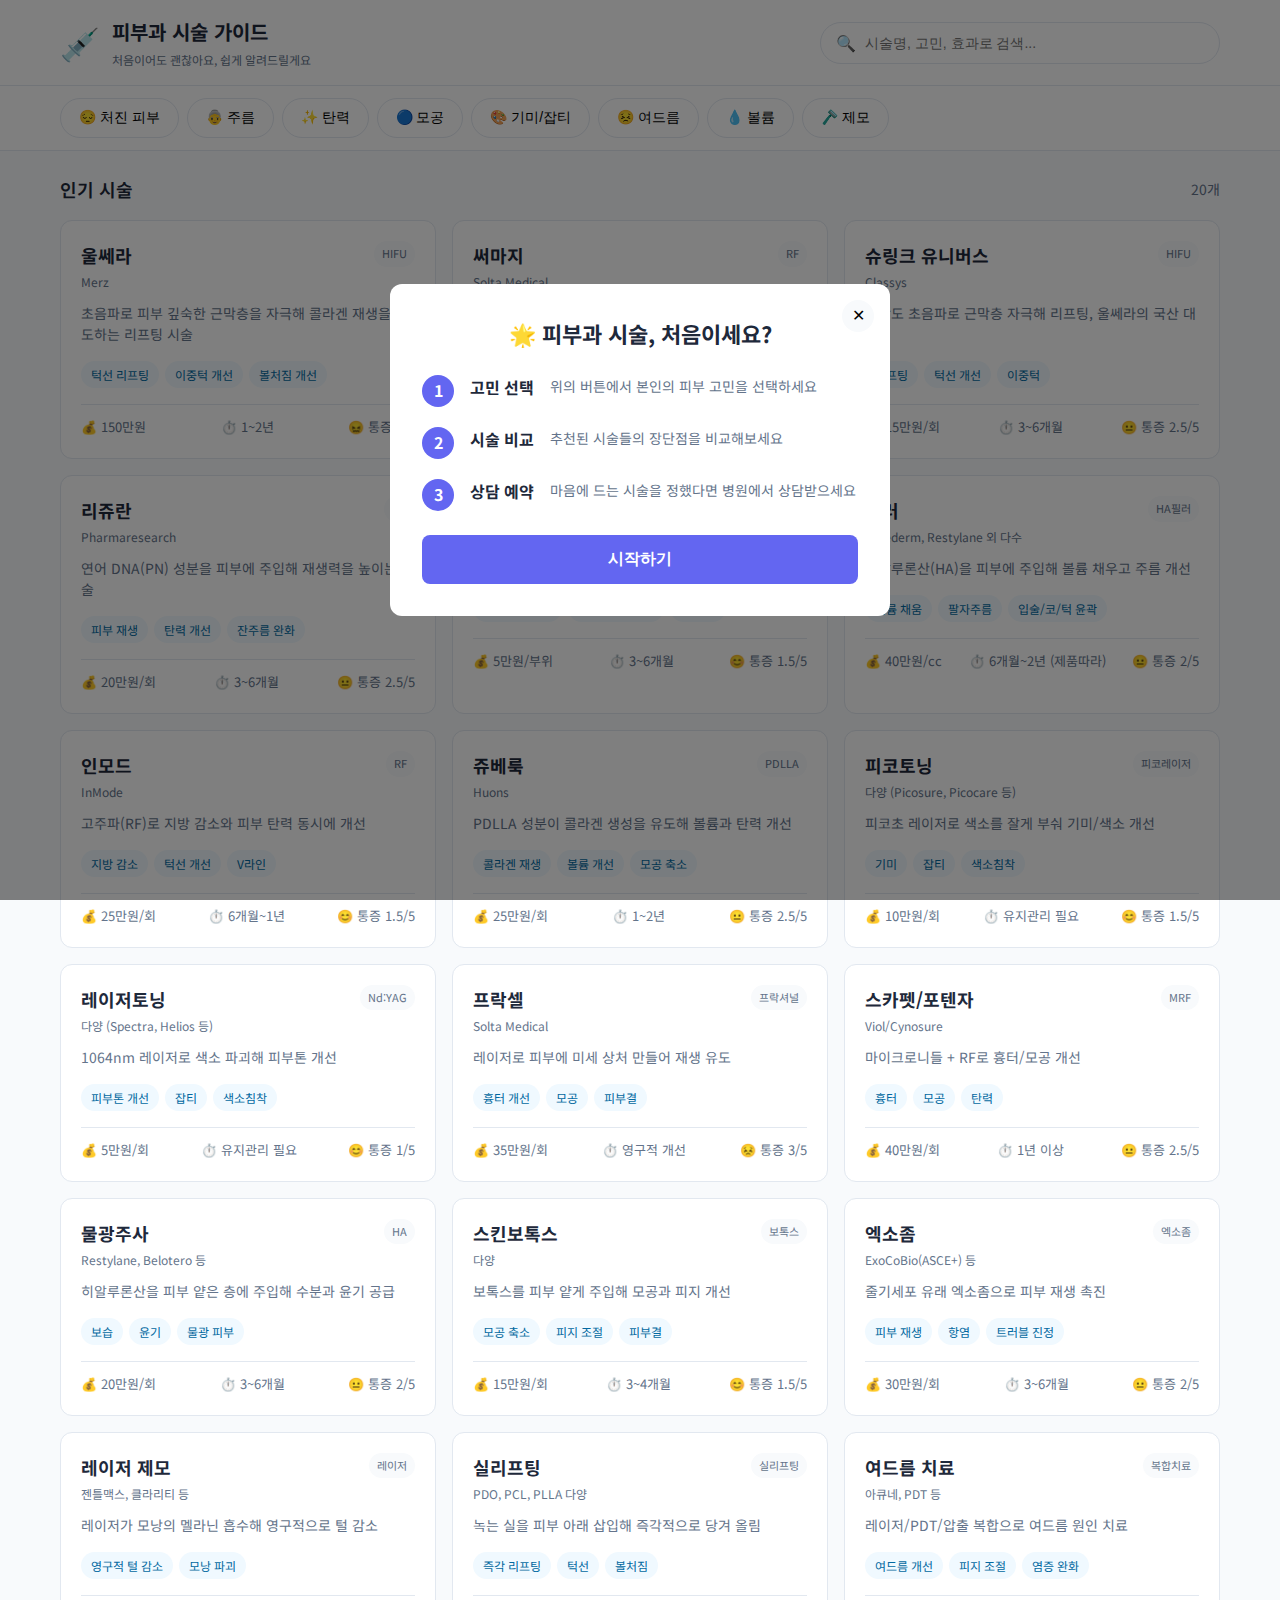
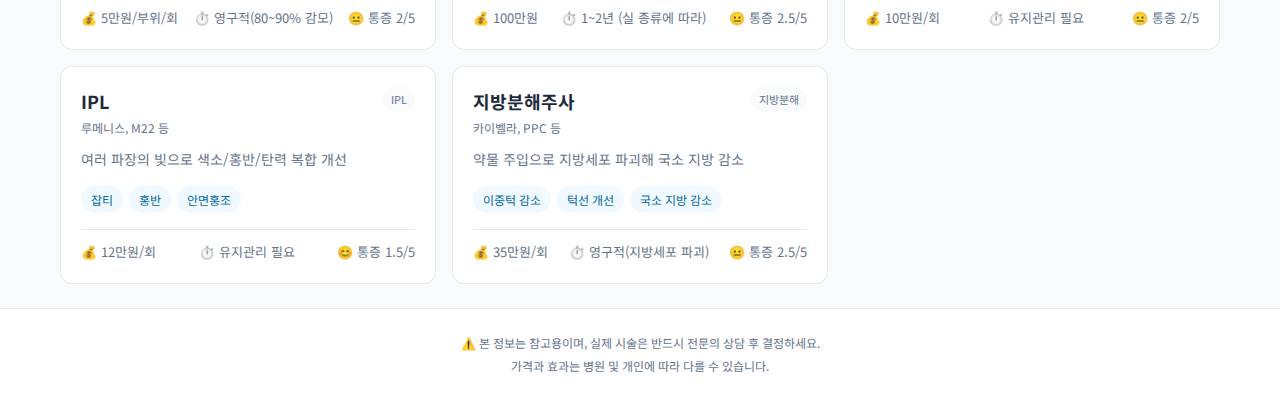
<file: derm-project-v2/index.html>
<!DOCTYPE html>
<html lang="ko">
<head>
  <meta charset="UTF-8">
  <meta name="viewport" content="width=device-width, initial-scale=1.0">
  <title>피부과 시술 가이드 | TrueKorea</title>
  <link rel="preconnect" href="https://fonts.googleapis.com">
  <link href="https://fonts.googleapis.com/css2?family=Noto+Sans+KR:wght@300;400;500;700&display=swap" rel="stylesheet">
  <link rel="stylesheet" href="style.css">
</head>
<body>
  <!-- 헤더 -->
  <header class="header">
    <div class="header-inner">
      <div class="logo">
        <span class="logo-icon">💉</span>
        <div>
          <h1>피부과 시술 가이드</h1>
          <p class="subtitle">처음이어도 괜찮아요, 쉽게 알려드릴게요</p>
        </div>
      </div>
      <div class="search-box">
        <input type="text" id="searchInput" placeholder="시술명, 고민, 효과로 검색..." />
        <span class="search-icon">🔍</span>
      </div>
    </div>
  </header>

  <!-- 고민별 퀵 메뉴 -->
  <section class="quick-menu">
    <div class="quick-inner">
      <button class="quick-btn" data-concern="처짐">😔 처진 피부</button>
      <button class="quick-btn" data-concern="주름">👵 주름</button>
      <button class="quick-btn" data-concern="탄력">✨ 탄력</button>
      <button class="quick-btn" data-concern="모공">🔵 모공</button>
      <button class="quick-btn" data-concern="색소">🎨 기미/잡티</button>
      <button class="quick-btn" data-concern="여드름">😣 여드름</button>
      <button class="quick-btn" data-concern="볼륨">💧 볼륨</button>
      <button class="quick-btn" data-concern="제모">🪒 제모</button>
    </div>
  </section>

  <!-- 메인 컨텐츠 -->
  <main class="main-content">
    <!-- 시술 목록 -->
    <section class="treatment-list" id="treatmentList">
      <div class="list-header">
        <h2 id="listTitle">인기 시술</h2>
        <span class="count" id="listCount"></span>
      </div>
      <div class="cards" id="cardsContainer">
        <!-- 카드들이 여기에 렌더링 -->
      </div>
    </section>

    <!-- 시술 상세 패널 -->
    <aside class="detail-panel hidden" id="detailPanel">
      <button class="close-btn" id="closeDetail">✕</button>
      <div class="detail-content" id="detailContent">
        <!-- 상세 정보가 여기에 렌더링 -->
      </div>
    </aside>
  </main>

  <!-- 초보자 가이드 팝업 -->
  <div class="guide-popup hidden" id="guidePopup">
    <div class="guide-content">
      <button class="close-btn" id="closeGuide">✕</button>
      <h2>🌟 피부과 시술, 처음이세요?</h2>
      <div class="guide-steps">
        <div class="step">
          <span class="step-num">1</span>
          <h3>고민 선택</h3>
          <p>위의 버튼에서 본인의 피부 고민을 선택하세요</p>
        </div>
        <div class="step">
          <span class="step-num">2</span>
          <h3>시술 비교</h3>
          <p>추천된 시술들의 장단점을 비교해보세요</p>
        </div>
        <div class="step">
          <span class="step-num">3</span>
          <h3>상담 예약</h3>
          <p>마음에 드는 시술을 정했다면 병원에서 상담받으세요</p>
        </div>
      </div>
      <button class="guide-close-btn" id="guideCloseBtn">시작하기</button>
    </div>
  </div>

  <!-- 푸터 -->
  <footer class="footer">
    <p>⚠️ 본 정보는 참고용이며, 실제 시술은 반드시 전문의 상담 후 결정하세요.</p>
    <p>가격과 효과는 병원 및 개인에 따라 다를 수 있습니다.</p>
  </footer>

  <script src="db_extended.js"></script>
  <script src="app.js"></script>
</body>
</html>
</file>
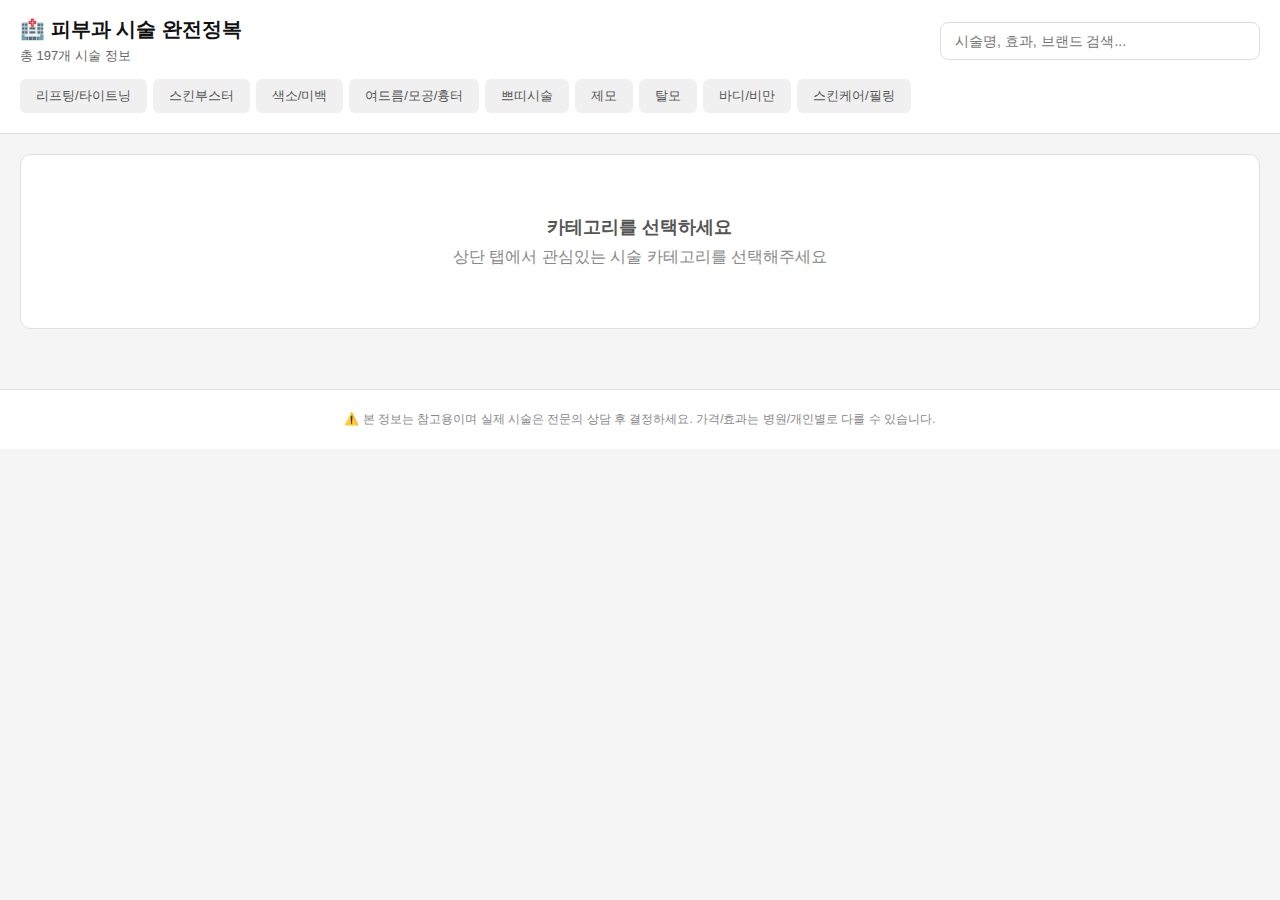
<file: derm-project/index.html>
<!DOCTYPE html>
<html lang="ko">
<head>
  <meta charset="UTF-8">
  <meta name="viewport" content="width=device-width, initial-scale=1.0">
  <title>피부과 시술 완전정복</title>
  <link rel="stylesheet" href="style.css">
</head>
<body>
  <header class="header">
    <div class="header-inner">
      <div class="header-top">
        <div>
          <h1>🏥 피부과 시술 완전정복</h1>
          <p id="totalCount"></p>
        </div>
        <input type="text" class="search-input" id="searchInput" placeholder="시술명, 효과, 브랜드 검색...">
      </div>
      <div class="cat-tabs" id="catTabs"></div>
    </div>
  </header>

  <main class="main">
    <aside class="sidebar hidden" id="sidebar">
      <div class="sidebar-box">
        <h2 id="sidebarTitle"></h2>
        <div id="subButtons"></div>
      </div>
    </aside>

    <section class="content" id="content">
      <div class="empty-state">
        <h3>카테고리를 선택하세요</h3>
        <p>상단 탭에서 관심있는 시술 카테고리를 선택해주세요</p>
      </div>
    </section>

    <aside class="detail hidden" id="detailPanel">
      <div class="detail-box" id="detailContent"></div>
    </aside>

    <section class="search-results hidden" id="searchResults"></section>
  </main>

  <footer class="footer">
    <p>⚠️ 본 정보는 참고용이며 실제 시술은 전문의 상담 후 결정하세요. 가격/효과는 병원/개인별로 다를 수 있습니다.</p>
  </footer>

  <script src="db.js"></script>
  <script src="app.js"></script>
</body>
</html>
</file>
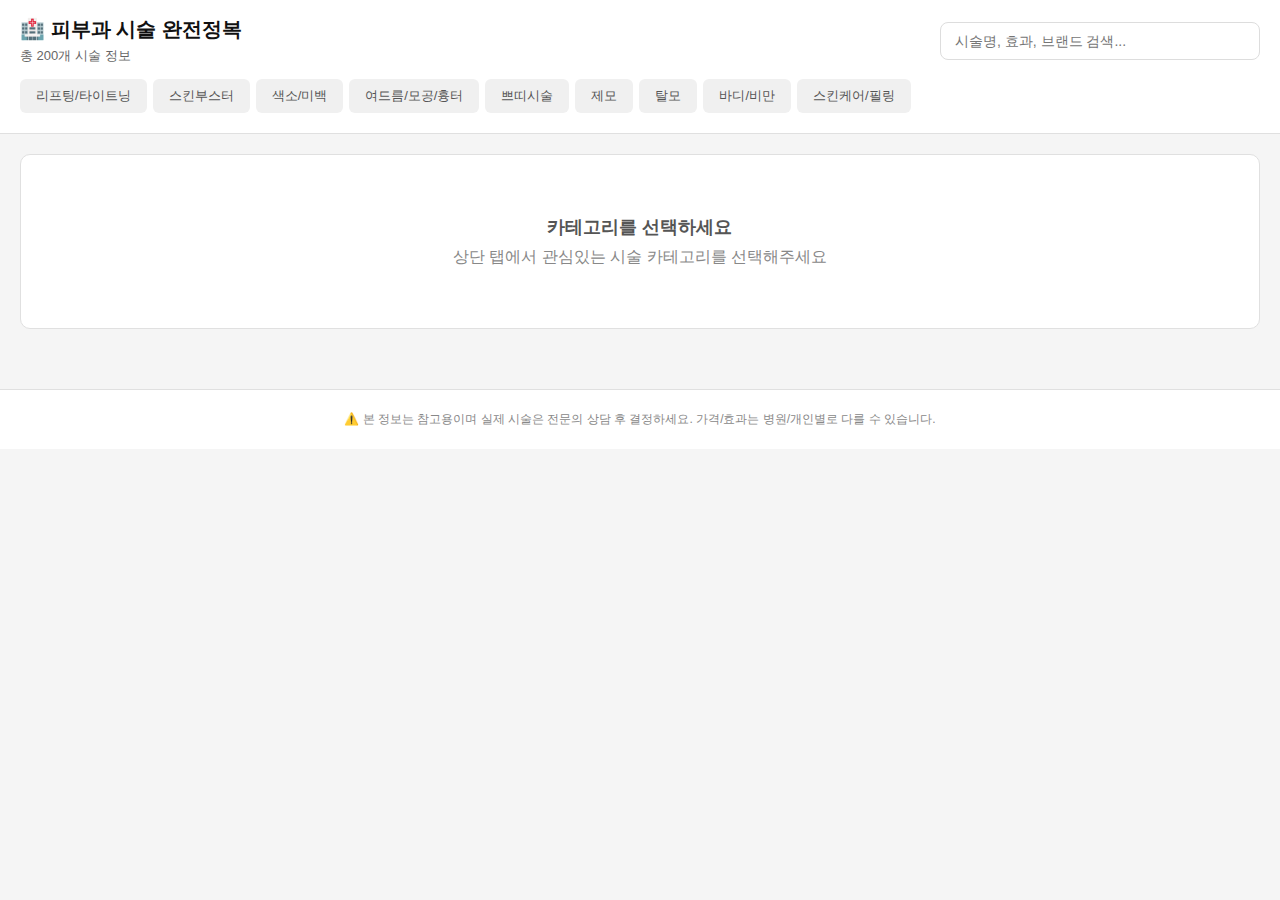
<file: dermatology/index.html>
<!DOCTYPE html>
<html lang="ko">
<head>
  <meta charset="UTF-8">
  <meta name="viewport" content="width=device-width, initial-scale=1.0">
  <title>TrueKorea - 피부과</title>
  <link rel="stylesheet" href="style.css">
</head>
<body>
  <header class="header">
    <div class="header-inner">
      <div class="header-top">
        <div>
          <h1>🏥 피부과 시술 완전정복</h1>
          <p id="totalCount"></p>
        </div>
        <input type="text" class="search-input" id="searchInput" placeholder="시술명, 효과, 브랜드 검색...">
      </div>
      <div class="cat-tabs" id="catTabs"></div>
    </div>
  </header>

  <main class="main">
    <aside class="sidebar hidden" id="sidebar">
      <div class="sidebar-box">
        <h2 id="sidebarTitle"></h2>
        <div id="subButtons"></div>
      </div>
    </aside>

    <section class="content" id="content">
      <div class="empty-state">
        <h3>카테고리를 선택하세요</h3>
        <p>상단 탭에서 관심있는 시술 카테고리를 선택해주세요</p>
      </div>
    </section>

    <aside class="detail hidden" id="detailPanel">
      <div class="detail-box" id="detailContent"></div>
    </aside>

    <section class="search-results hidden" id="searchResults"></section>
  </main>

  <footer class="footer">
    <p>⚠️ 본 정보는 참고용이며 실제 시술은 전문의 상담 후 결정하세요. 가격/효과는 병원/개인별로 다를 수 있습니다.</p>
  </footer>

  <script src="db.js"></script>
  <script src="app.js"></script>
</body>
</html>
</file>
<file: derm-project-v2/style.css>
/* ===== 기본 설정 ===== */
* {
  margin: 0;
  padding: 0;
  box-sizing: border-box;
}

:root {
  --primary: #6366f1;
  --primary-light: #818cf8;
  --primary-dark: #4f46e5;
  --bg: #f8fafc;
  --card-bg: #ffffff;
  --text: #1e293b;
  --text-light: #64748b;
  --border: #e2e8f0;
  --success: #10b981;
  --warning: #f59e0b;
  --danger: #ef4444;
  --shadow: 0 1px 3px rgba(0,0,0,0.1);
  --shadow-lg: 0 10px 40px rgba(0,0,0,0.1);
  --radius: 12px;
  --radius-sm: 8px;
}

body {
  font-family: 'Noto Sans KR', -apple-system, sans-serif;
  background: var(--bg);
  color: var(--text);
  line-height: 1.6;
  min-height: 100vh;
}

/* ===== 헤더 ===== */
.header {
  background: white;
  border-bottom: 1px solid var(--border);
  position: sticky;
  top: 0;
  z-index: 100;
}

.header-inner {
  max-width: 1200px;
  margin: 0 auto;
  padding: 16px 20px;
  display: flex;
  justify-content: space-between;
  align-items: center;
  gap: 20px;
}

.logo {
  display: flex;
  align-items: center;
  gap: 12px;
}

.logo-icon {
  font-size: 32px;
}

.logo h1 {
  font-size: 20px;
  font-weight: 700;
  color: var(--text);
}

.logo .subtitle {
  font-size: 12px;
  color: var(--text-light);
  margin-top: 2px;
}

.search-box {
  position: relative;
  flex: 1;
  max-width: 400px;
}

.search-box input {
  width: 100%;
  padding: 12px 16px 12px 44px;
  border: 1px solid var(--border);
  border-radius: 100px;
  font-size: 14px;
  transition: all 0.2s;
}

.search-box input:focus {
  outline: none;
  border-color: var(--primary);
  box-shadow: 0 0 0 3px rgba(99, 102, 241, 0.1);
}

.search-icon {
  position: absolute;
  left: 16px;
  top: 50%;
  transform: translateY(-50%);
  font-size: 16px;
}

/* ===== 퀵 메뉴 ===== */
.quick-menu {
  background: white;
  border-bottom: 1px solid var(--border);
  overflow-x: auto;
  -webkit-overflow-scrolling: touch;
}

.quick-inner {
  max-width: 1200px;
  margin: 0 auto;
  padding: 12px 20px;
  display: flex;
  gap: 8px;
}

.quick-btn {
  padding: 10px 18px;
  border: 1px solid var(--border);
  border-radius: 100px;
  background: white;
  font-size: 14px;
  font-weight: 500;
  cursor: pointer;
  transition: all 0.2s;
  white-space: nowrap;
}

.quick-btn:hover {
  border-color: var(--primary);
  color: var(--primary);
}

.quick-btn.active {
  background: var(--primary);
  border-color: var(--primary);
  color: white;
}

/* ===== 메인 컨텐츠 ===== */
.main-content {
  max-width: 1200px;
  margin: 0 auto;
  padding: 24px 20px;
  display: flex;
  gap: 24px;
  min-height: calc(100vh - 200px);
}

.treatment-list {
  flex: 1;
}

.list-header {
  display: flex;
  justify-content: space-between;
  align-items: center;
  margin-bottom: 16px;
}

.list-header h2 {
  font-size: 18px;
  font-weight: 600;
}

.count {
  font-size: 14px;
  color: var(--text-light);
}

/* ===== 카드 그리드 ===== */
.cards {
  display: grid;
  grid-template-columns: repeat(auto-fill, minmax(280px, 1fr));
  gap: 16px;
}

.card {
  background: white;
  border-radius: var(--radius);
  padding: 20px;
  cursor: pointer;
  transition: all 0.2s;
  border: 1px solid var(--border);
}

.card:hover {
  transform: translateY(-2px);
  box-shadow: var(--shadow-lg);
  border-color: var(--primary-light);
}

.card-header {
  display: flex;
  justify-content: space-between;
  align-items: flex-start;
  margin-bottom: 12px;
}

.card-title {
  font-size: 18px;
  font-weight: 700;
  color: var(--text);
}

.card-brand {
  font-size: 12px;
  color: var(--text-light);
  margin-top: 2px;
}

.card-category {
  font-size: 11px;
  padding: 4px 8px;
  background: var(--bg);
  border-radius: 100px;
  color: var(--text-light);
}

.card-desc {
  font-size: 14px;
  color: var(--text-light);
  margin-bottom: 16px;
  line-height: 1.5;
  display: -webkit-box;
  -webkit-line-clamp: 2;
  -webkit-box-orient: vertical;
  overflow: hidden;
}

.card-tags {
  display: flex;
  flex-wrap: wrap;
  gap: 6px;
  margin-bottom: 16px;
}

.tag {
  font-size: 12px;
  padding: 4px 10px;
  background: #f0f9ff;
  color: #0369a1;
  border-radius: 100px;
}

.card-meta {
  display: flex;
  justify-content: space-between;
  font-size: 13px;
  color: var(--text-light);
  padding-top: 12px;
  border-top: 1px solid var(--border);
}

.meta-item {
  display: flex;
  align-items: center;
  gap: 4px;
}

/* ===== 상세 패널 ===== */
.detail-panel {
  width: 480px;
  background: white;
  border-radius: var(--radius);
  border: 1px solid var(--border);
  position: sticky;
  top: 100px;
  max-height: calc(100vh - 140px);
  overflow-y: auto;
}

.detail-panel.hidden {
  display: none;
}

.close-btn {
  position: absolute;
  top: 16px;
  right: 16px;
  width: 32px;
  height: 32px;
  border: none;
  background: var(--bg);
  border-radius: 50%;
  cursor: pointer;
  font-size: 16px;
  z-index: 10;
}

.detail-content {
  padding: 24px;
}

/* 상세 헤더 */
.detail-header {
  margin-bottom: 24px;
  padding-bottom: 20px;
  border-bottom: 1px solid var(--border);
}

.detail-title {
  font-size: 24px;
  font-weight: 700;
  margin-bottom: 4px;
}

.detail-subtitle {
  font-size: 14px;
  color: var(--text-light);
}

/* 섹션 스타일 */
.detail-section {
  margin-bottom: 24px;
}

.section-title {
  font-size: 14px;
  font-weight: 600;
  color: var(--text);
  margin-bottom: 12px;
  display: flex;
  align-items: center;
  gap: 8px;
}

.section-title::before {
  content: '';
  width: 4px;
  height: 16px;
  background: var(--primary);
  border-radius: 2px;
}

/* 원리 설명 박스 */
.mechanism-box {
  background: linear-gradient(135deg, #f0f9ff 0%, #e0f2fe 100%);
  padding: 16px;
  border-radius: var(--radius-sm);
  font-size: 14px;
  line-height: 1.7;
}

.mechanism-simple {
  font-weight: 500;
  color: var(--text);
}

.mechanism-detail {
  margin-top: 12px;
  padding-top: 12px;
  border-top: 1px dashed #bae6fd;
  font-size: 13px;
  color: var(--text-light);
}

.mechanism-toggle {
  font-size: 12px;
  color: var(--primary);
  cursor: pointer;
  margin-top: 8px;
}

/* 효과 리스트 */
.effect-list {
  display: flex;
  flex-wrap: wrap;
  gap: 8px;
}

.effect-item {
  padding: 6px 12px;
  background: #f0fdf4;
  color: #166534;
  border-radius: 100px;
  font-size: 13px;
}

.effect-item.secondary {
  background: #fefce8;
  color: #854d0e;
}

.effect-item.not-for {
  background: #fef2f2;
  color: #991b1b;
  text-decoration: line-through;
}

/* 정보 그리드 */
.info-grid {
  display: grid;
  grid-template-columns: repeat(2, 1fr);
  gap: 12px;
}

.info-item {
  background: var(--bg);
  padding: 12px;
  border-radius: var(--radius-sm);
}

.info-label {
  font-size: 11px;
  color: var(--text-light);
  margin-bottom: 4px;
}

.info-value {
  font-size: 14px;
  font-weight: 500;
}

/* 통증 레벨 */
.pain-level {
  display: flex;
  align-items: center;
  gap: 8px;
}

.pain-bar {
  flex: 1;
  height: 8px;
  background: #e2e8f0;
  border-radius: 100px;
  overflow: hidden;
}

.pain-fill {
  height: 100%;
  border-radius: 100px;
  transition: width 0.3s;
}

.pain-fill.low { background: #10b981; }
.pain-fill.medium { background: #f59e0b; }
.pain-fill.high { background: #ef4444; }

/* 장단점 */
.pros-cons {
  display: grid;
  grid-template-columns: 1fr 1fr;
  gap: 16px;
}

.pros, .cons {
  padding: 16px;
  border-radius: var(--radius-sm);
}

.pros {
  background: #f0fdf4;
}

.cons {
  background: #fef2f2;
}

.pros h4, .cons h4 {
  font-size: 13px;
  margin-bottom: 10px;
}

.pros h4 { color: #166534; }
.cons h4 { color: #991b1b; }

.pros ul, .cons ul {
  list-style: none;
  font-size: 13px;
}

.pros li, .cons li {
  padding: 4px 0;
  padding-left: 16px;
  position: relative;
}

.pros li::before {
  content: '✓';
  position: absolute;
  left: 0;
  color: #10b981;
}

.cons li::before {
  content: '✗';
  position: absolute;
  left: 0;
  color: #ef4444;
}

/* 적합성 */
.suitability-box {
  background: var(--bg);
  padding: 16px;
  border-radius: var(--radius-sm);
}

.suit-row {
  display: flex;
  gap: 8px;
  margin-bottom: 12px;
}

.suit-row:last-child {
  margin-bottom: 0;
}

.suit-label {
  font-size: 12px;
  font-weight: 600;
  min-width: 60px;
  padding-top: 4px;
}

.suit-label.good { color: #10b981; }
.suit-label.bad { color: #ef4444; }

.suit-items {
  display: flex;
  flex-wrap: wrap;
  gap: 6px;
}

.suit-item {
  font-size: 12px;
  padding: 4px 10px;
  background: white;
  border-radius: 100px;
  border: 1px solid var(--border);
}

/* 가격 */
.price-box {
  background: linear-gradient(135deg, #faf5ff 0%, #f3e8ff 100%);
  padding: 16px;
  border-radius: var(--radius-sm);
  text-align: center;
}

.price-range {
  font-size: 24px;
  font-weight: 700;
  color: var(--primary-dark);
}

.price-note {
  font-size: 12px;
  color: var(--text-light);
  margin-top: 8px;
}

/* 비교 */
.compare-list {
  display: flex;
  flex-direction: column;
  gap: 12px;
}

.compare-item {
  background: var(--bg);
  padding: 12px;
  border-radius: var(--radius-sm);
}

.compare-title {
  font-size: 13px;
  font-weight: 600;
  margin-bottom: 4px;
}

.compare-desc {
  font-size: 12px;
  color: var(--text-light);
}

/* 안전 정보 */
.safety-box {
  background: #fffbeb;
  border: 1px solid #fde68a;
  padding: 16px;
  border-radius: var(--radius-sm);
}

.safety-title {
  font-size: 13px;
  font-weight: 600;
  color: #92400e;
  margin-bottom: 8px;
}

.safety-list {
  font-size: 13px;
  color: #78350f;
}

.safety-list li {
  padding: 4px 0;
}

/* ===== 가이드 팝업 ===== */
.guide-popup {
  position: fixed;
  top: 0;
  left: 0;
  right: 0;
  bottom: 0;
  background: rgba(0,0,0,0.5);
  display: flex;
  align-items: center;
  justify-content: center;
  z-index: 1000;
  padding: 20px;
}

.guide-popup.hidden {
  display: none;
}

.guide-content {
  background: white;
  border-radius: var(--radius);
  padding: 32px;
  max-width: 500px;
  width: 100%;
  position: relative;
}

.guide-content h2 {
  font-size: 22px;
  margin-bottom: 24px;
  text-align: center;
}

.guide-steps {
  display: flex;
  flex-direction: column;
  gap: 20px;
  margin-bottom: 24px;
}

.step {
  display: flex;
  gap: 16px;
  align-items: flex-start;
}

.step-num {
  width: 32px;
  height: 32px;
  background: var(--primary);
  color: white;
  border-radius: 50%;
  display: flex;
  align-items: center;
  justify-content: center;
  font-weight: 700;
  flex-shrink: 0;
}

.step h3 {
  font-size: 16px;
  margin-bottom: 4px;
}

.step p {
  font-size: 14px;
  color: var(--text-light);
}

.guide-close-btn {
  width: 100%;
  padding: 14px;
  background: var(--primary);
  color: white;
  border: none;
  border-radius: var(--radius-sm);
  font-size: 16px;
  font-weight: 600;
  cursor: pointer;
}

/* ===== 푸터 ===== */
.footer {
  background: white;
  border-top: 1px solid var(--border);
  padding: 24px 20px;
  text-align: center;
}

.footer p {
  font-size: 12px;
  color: var(--text-light);
  margin-bottom: 4px;
}

/* ===== 반응형 ===== */
@media (max-width: 900px) {
  .detail-panel {
    position: fixed;
    top: 0;
    right: 0;
    bottom: 0;
    width: 100%;
    max-width: 480px;
    max-height: 100vh;
    border-radius: 0;
    z-index: 200;
    box-shadow: -10px 0 40px rgba(0,0,0,0.2);
  }
}

@media (max-width: 640px) {
  .header-inner {
    flex-direction: column;
    gap: 12px;
  }
  
  .search-box {
    max-width: 100%;
  }
  
  .cards {
    grid-template-columns: 1fr;
  }
  
  .detail-panel {
    max-width: 100%;
  }
  
  .pros-cons {
    grid-template-columns: 1fr;
  }
  
  .info-grid {
    grid-template-columns: 1fr;
  }
}

/* ===== 스크롤바 ===== */
::-webkit-scrollbar {
  width: 6px;
  height: 6px;
}

::-webkit-scrollbar-track {
  background: var(--bg);
}

::-webkit-scrollbar-thumb {
  background: #cbd5e1;
  border-radius: 3px;
}

::-webkit-scrollbar-thumb:hover {
  background: #94a3b8;
}
</file>
<file: derm-project/style.css>
* { margin: 0; padding: 0; box-sizing: border-box; }

body {
  font-family: -apple-system, BlinkMacSystemFont, "Segoe UI", Roboto, sans-serif;
  background: #f5f5f5;
  min-height: 100vh;
}

.header {
  background: #fff;
  border-bottom: 1px solid #e0e0e0;
  padding: 16px 20px;
  position: sticky;
  top: 0;
  z-index: 100;
}

.header-inner {
  max-width: 1400px;
  margin: 0 auto;
}

.header-top {
  display: flex;
  align-items: center;
  justify-content: space-between;
  margin-bottom: 14px;
  flex-wrap: wrap;
  gap: 12px;
}

.header h1 {
  font-size: 20px;
  font-weight: 700;
  color: #111;
}

.header p {
  font-size: 13px;
  color: #666;
  margin-top: 4px;
}

.search-input {
  width: 320px;
  padding: 10px 14px;
  border: 1px solid #ddd;
  border-radius: 8px;
  font-size: 14px;
  outline: none;
  transition: border-color 0.2s;
}

.search-input:focus {
  border-color: #888;
}

.cat-tabs {
  display: flex;
  gap: 6px;
  overflow-x: auto;
  padding-bottom: 4px;
}

.cat-tab {
  padding: 8px 16px;
  border: none;
  border-radius: 6px;
  font-size: 13px;
  font-weight: 500;
  cursor: pointer;
  white-space: nowrap;
  background: #f0f0f0;
  color: #555;
  transition: all 0.15s;
}

.cat-tab:hover {
  background: #e0e0e0;
}

.cat-tab.active {
  background: #1a1a1a;
  color: #fff;
}

.main {
  max-width: 1400px;
  margin: 0 auto;
  padding: 20px;
  display: flex;
  gap: 20px;
}

.sidebar {
  width: 220px;
  flex-shrink: 0;
}

.sidebar-box {
  background: #fff;
  border: 1px solid #e0e0e0;
  border-radius: 10px;
  padding: 14px;
  position: sticky;
  top: 130px;
}

.sidebar h2 {
  font-size: 14px;
  font-weight: 600;
  color: #111;
  margin-bottom: 12px;
  padding-bottom: 10px;
  border-bottom: 1px solid #eee;
}

.sub-btn {
  display: block;
  width: 100%;
  padding: 10px 12px;
  margin-bottom: 4px;
  border-radius: 6px;
  border: none;
  text-align: left;
  font-size: 13px;
  cursor: pointer;
  background: transparent;
  color: #333;
  transition: all 0.15s;
}

.sub-btn:hover {
  background: #f5f5f5;
}

.sub-btn.active {
  background: #e8e8e8;
  font-weight: 600;
}

.sub-btn span {
  float: right;
  color: #999;
  font-size: 12px;
}

.content {
  flex: 1;
  min-width: 0;
}

.content h2 {
  font-size: 17px;
  font-weight: 600;
  margin-bottom: 14px;
  color: #111;
}

.empty-state {
  background: #fff;
  border: 1px solid #e0e0e0;
  border-radius: 10px;
  padding: 60px 40px;
  text-align: center;
  color: #888;
}

.empty-state h3 {
  font-size: 18px;
  margin-bottom: 8px;
  color: #555;
}

.treatment-list {
  display: flex;
  flex-direction: column;
  gap: 10px;
}

.treatment-card {
  background: #fff;
  border: 1px solid #e0e0e0;
  border-radius: 10px;
  padding: 16px;
  cursor: pointer;
  transition: all 0.15s;
}

.treatment-card:hover {
  border-color: #bbb;
  box-shadow: 0 2px 8px rgba(0,0,0,0.04);
}

.treatment-card.selected {
  border: 2px solid #1a1a1a;
}

.card-top {
  display: flex;
  justify-content: space-between;
  align-items: flex-start;
  gap: 12px;
}

.card-title {
  display: flex;
  align-items: center;
  gap: 8px;
  flex-wrap: wrap;
}

.card-title h3 {
  font-size: 15px;
  font-weight: 600;
  color: #111;
}

.card-note {
  font-size: 11px;
  background: #e8f5e9;
  padding: 3px 8px;
  border-radius: 4px;
  color: #2e7d32;
  font-weight: 500;
}

.card-brand {
  font-size: 12px;
  color: #888;
  margin-top: 4px;
}

.card-price {
  text-align: right;
  flex-shrink: 0;
}

.card-price p:first-child {
  font-size: 14px;
  font-weight: 600;
  color: #111;
}

.card-price p:last-child {
  font-size: 11px;
  color: #888;
  margin-top: 2px;
}

.card-tags {
  display: flex;
  gap: 6px;
  margin-top: 12px;
  flex-wrap: wrap;
}

.card-tag {
  font-size: 11px;
  background: #f0f0f0;
  padding: 4px 10px;
  border-radius: 4px;
  color: #555;
}

.card-meta {
  display: flex;
  gap: 16px;
  margin-top: 12px;
  padding-top: 12px;
  border-top: 1px solid #f0f0f0;
  font-size: 12px;
  color: #666;
  flex-wrap: wrap;
}

.detail {
  width: 320px;
  flex-shrink: 0;
}

.detail-box {
  background: #fff;
  border: 1px solid #e0e0e0;
  border-radius: 10px;
  padding: 20px;
  position: sticky;
  top: 130px;
  max-height: calc(100vh - 150px);
  overflow-y: auto;
}

.detail h3 {
  font-size: 18px;
  font-weight: 700;
  margin-bottom: 4px;
  color: #111;
}

.detail-brand {
  font-size: 13px;
  color: #888;
  margin-bottom: 20px;
  padding-bottom: 16px;
  border-bottom: 1px solid #eee;
}

.detail-section {
  margin-bottom: 20px;
}

.detail-section h4 {
  font-size: 11px;
  font-weight: 600;
  color: #888;
  margin-bottom: 8px;
  text-transform: uppercase;
  letter-spacing: 0.5px;
}

.detail-section p {
  font-size: 14px;
  line-height: 1.6;
  color: #333;
}

.detail-tags {
  display: flex;
  gap: 6px;
  flex-wrap: wrap;
}

.detail-tag {
  font-size: 12px;
  background: #e3f2fd;
  color: #1565c0;
  padding: 5px 12px;
  border-radius: 5px;
}

.detail-info {
  background: #fafafa;
  border-radius: 8px;
  padding: 16px;
  margin-top: 16px;
}

.detail-grid {
  display: grid;
  grid-template-columns: 1fr 1fr;
  gap: 14px;
}

.detail-grid > div p:first-child {
  font-size: 11px;
  color: #888;
  text-transform: uppercase;
  letter-spacing: 0.3px;
}

.detail-grid > div p:last-child {
  font-size: 14px;
  font-weight: 500;
  margin-top: 4px;
  color: #111;
}

.search-results {
  width: 100%;
}

.search-results > p {
  margin-bottom: 16px;
  font-size: 14px;
  color: #666;
}

.search-grid {
  display: grid;
  grid-template-columns: repeat(auto-fill, minmax(300px, 1fr));
  gap: 12px;
}

.search-card {
  background: #fff;
  border: 1px solid #e0e0e0;
  border-radius: 10px;
  padding: 16px;
  cursor: pointer;
  transition: all 0.15s;
}

.search-card:hover {
  border-color: #bbb;
}

.search-card .path {
  font-size: 11px;
  color: #888;
  margin-bottom: 6px;
}

.search-card h3 {
  font-size: 15px;
  font-weight: 600;
  color: #111;
}

.search-card .brand {
  font-size: 12px;
  color: #666;
  margin-top: 4px;
}

.search-card .targets {
  font-size: 12px;
  color: #1565c0;
  margin-top: 8px;
}

.pain-green { color: #22c55e; }
.pain-lime { color: #84cc16; }
.pain-yellow { color: #eab308; }
.pain-red { color: #ef4444; }

.footer {
  background: #fff;
  border-top: 1px solid #e0e0e0;
  padding: 20px;
  margin-top: 40px;
}

.footer p {
  font-size: 12px;
  color: #888;
  text-align: center;
  max-width: 800px;
  margin: 0 auto;
  line-height: 1.6;
}

.hidden {
  display: none !important;
}

@media (max-width: 1100px) {
  .detail { width: 280px; }
}

@media (max-width: 900px) {
  .main {
    flex-direction: column;
  }
  .sidebar, .detail {
    width: 100%;
  }
  .sidebar-box, .detail-box {
    position: static;
    max-height: none;
  }
}

@media (max-width: 500px) {
  .header h1 { font-size: 17px; }
  .search-input { width: 100%; }
  .cat-tab { padding: 6px 12px; font-size: 12px; }
}
</file>
<file: dermatology/style.css>
* { margin: 0; padding: 0; box-sizing: border-box; }

body {
  font-family: -apple-system, BlinkMacSystemFont, "Segoe UI", Roboto, sans-serif;
  background: #f5f5f5;
  min-height: 100vh;
}

.header {
  background: #fff;
  border-bottom: 1px solid #e0e0e0;
  padding: 16px 20px;
  position: sticky;
  top: 0;
  z-index: 100;
}

.header-inner {
  max-width: 1400px;
  margin: 0 auto;
}

.header-top {
  display: flex;
  align-items: center;
  justify-content: space-between;
  margin-bottom: 14px;
  flex-wrap: wrap;
  gap: 12px;
}

.header h1 {
  font-size: 20px;
  font-weight: 700;
  color: #111;
}

.header p {
  font-size: 13px;
  color: #666;
  margin-top: 4px;
}

.search-input {
  width: 320px;
  padding: 10px 14px;
  border: 1px solid #ddd;
  border-radius: 8px;
  font-size: 14px;
  outline: none;
  transition: border-color 0.2s;
}

.search-input:focus {
  border-color: #888;
}

.cat-tabs {
  display: flex;
  gap: 6px;
  overflow-x: auto;
  padding-bottom: 4px;
}

.cat-tab {
  padding: 8px 16px;
  border: none;
  border-radius: 6px;
  font-size: 13px;
  font-weight: 500;
  cursor: pointer;
  white-space: nowrap;
  background: #f0f0f0;
  color: #555;
  transition: all 0.15s;
}

.cat-tab:hover {
  background: #e0e0e0;
}

.cat-tab.active {
  background: #1a1a1a;
  color: #fff;
}

.main {
  max-width: 1400px;
  margin: 0 auto;
  padding: 20px;
  display: flex;
  gap: 20px;
}

.sidebar {
  width: 220px;
  flex-shrink: 0;
}

.sidebar-box {
  background: #fff;
  border: 1px solid #e0e0e0;
  border-radius: 10px;
  padding: 14px;
  position: sticky;
  top: 130px;
}

.sidebar h2 {
  font-size: 14px;
  font-weight: 600;
  color: #111;
  margin-bottom: 12px;
  padding-bottom: 10px;
  border-bottom: 1px solid #eee;
}

.sub-btn {
  display: block;
  width: 100%;
  padding: 10px 12px;
  margin-bottom: 4px;
  border-radius: 6px;
  border: none;
  text-align: left;
  font-size: 13px;
  cursor: pointer;
  background: transparent;
  color: #333;
  transition: all 0.15s;
}

.sub-btn:hover {
  background: #f5f5f5;
}

.sub-btn.active {
  background: #e8e8e8;
  font-weight: 600;
}

.sub-btn span {
  float: right;
  color: #999;
  font-size: 12px;
}

.content {
  flex: 1;
  min-width: 0;
}

.content h2 {
  font-size: 17px;
  font-weight: 600;
  margin-bottom: 14px;
  color: #111;
}

.empty-state {
  background: #fff;
  border: 1px solid #e0e0e0;
  border-radius: 10px;
  padding: 60px 40px;
  text-align: center;
  color: #888;
}

.empty-state h3 {
  font-size: 18px;
  margin-bottom: 8px;
  color: #555;
}

.treatment-list {
  display: flex;
  flex-direction: column;
  gap: 10px;
}

.treatment-card {
  background: #fff;
  border: 1px solid #e0e0e0;
  border-radius: 10px;
  padding: 16px;
  cursor: pointer;
  transition: all 0.15s;
}

.treatment-card:hover {
  border-color: #bbb;
  box-shadow: 0 2px 8px rgba(0,0,0,0.04);
}

.treatment-card.selected {
  border: 2px solid #1a1a1a;
}

.card-top {
  display: flex;
  justify-content: space-between;
  align-items: flex-start;
  gap: 12px;
}

.card-title {
  display: flex;
  align-items: center;
  gap: 8px;
  flex-wrap: wrap;
}

.card-title h3 {
  font-size: 15px;
  font-weight: 600;
  color: #111;
}

.card-note {
  font-size: 11px;
  background: #e8f5e9;
  padding: 3px 8px;
  border-radius: 4px;
  color: #2e7d32;
  font-weight: 500;
}

.card-brand {
  font-size: 12px;
  color: #888;
  margin-top: 4px;
}

.card-price {
  text-align: right;
  flex-shrink: 0;
}

.card-price p:first-child {
  font-size: 14px;
  font-weight: 600;
  color: #111;
}

.card-price p:last-child {
  font-size: 11px;
  color: #888;
  margin-top: 2px;
}

.card-tags {
  display: flex;
  gap: 6px;
  margin-top: 12px;
  flex-wrap: wrap;
}

.card-tag {
  font-size: 11px;
  background: #f0f0f0;
  padding: 4px 10px;
  border-radius: 4px;
  color: #555;
}

.card-meta {
  display: flex;
  gap: 16px;
  margin-top: 12px;
  padding-top: 12px;
  border-top: 1px solid #f0f0f0;
  font-size: 12px;
  color: #666;
  flex-wrap: wrap;
}

.detail {
  width: 320px;
  flex-shrink: 0;
}

.detail-box {
  background: #fff;
  border: 1px solid #e0e0e0;
  border-radius: 10px;
  padding: 20px;
  position: sticky;
  top: 130px;
  max-height: calc(100vh - 150px);
  overflow-y: auto;
}

.detail h3 {
  font-size: 18px;
  font-weight: 700;
  margin-bottom: 4px;
  color: #111;
}

.detail-brand {
  font-size: 13px;
  color: #888;
  margin-bottom: 20px;
  padding-bottom: 16px;
  border-bottom: 1px solid #eee;
}

.detail-section {
  margin-bottom: 20px;
}

.detail-section h4 {
  font-size: 11px;
  font-weight: 600;
  color: #888;
  margin-bottom: 8px;
  text-transform: uppercase;
  letter-spacing: 0.5px;
}

.detail-section p {
  font-size: 14px;
  line-height: 1.6;
  color: #333;
}

.detail-tags {
  display: flex;
  gap: 6px;
  flex-wrap: wrap;
}

.detail-tag {
  font-size: 12px;
  background: #e3f2fd;
  color: #1565c0;
  padding: 5px 12px;
  border-radius: 5px;
}

.detail-info {
  background: #fafafa;
  border-radius: 8px;
  padding: 16px;
  margin-top: 16px;
}

.detail-grid {
  display: grid;
  grid-template-columns: 1fr 1fr;
  gap: 14px;
}

.detail-grid > div p:first-child {
  font-size: 11px;
  color: #888;
  text-transform: uppercase;
  letter-spacing: 0.3px;
}

.detail-grid > div p:last-child {
  font-size: 14px;
  font-weight: 500;
  margin-top: 4px;
  color: #111;
}

.search-results {
  width: 100%;
}

.search-results > p {
  margin-bottom: 16px;
  font-size: 14px;
  color: #666;
}

.search-grid {
  display: grid;
  grid-template-columns: repeat(auto-fill, minmax(300px, 1fr));
  gap: 12px;
}

.search-card {
  background: #fff;
  border: 1px solid #e0e0e0;
  border-radius: 10px;
  padding: 16px;
  cursor: pointer;
  transition: all 0.15s;
}

.search-card:hover {
  border-color: #bbb;
}

.search-card .path {
  font-size: 11px;
  color: #888;
  margin-bottom: 6px;
}

.search-card h3 {
  font-size: 15px;
  font-weight: 600;
  color: #111;
}

.search-card .brand {
  font-size: 12px;
  color: #666;
  margin-top: 4px;
}

.search-card .targets {
  font-size: 12px;
  color: #1565c0;
  margin-top: 8px;
}

.pain-green { color: #22c55e; }
.pain-lime { color: #84cc16; }
.pain-yellow { color: #eab308; }
.pain-red { color: #ef4444; }

.footer {
  background: #fff;
  border-top: 1px solid #e0e0e0;
  padding: 20px;
  margin-top: 40px;
}

.footer p {
  font-size: 12px;
  color: #888;
  text-align: center;
  max-width: 800px;
  margin: 0 auto;
  line-height: 1.6;
}

.hidden {
  display: none !important;
}

@media (max-width: 1100px) {
  .detail { width: 280px; }
}

@media (max-width: 900px) {
  .main {
    flex-direction: column;
  }
  .sidebar, .detail {
    width: 100%;
  }
  .sidebar-box, .detail-box {
    position: static;
    max-height: none;
  }
}

@media (max-width: 500px) {
  .header h1 { font-size: 17px; }
  .search-input { width: 100%; }
  .cat-tab { padding: 6px 12px; font-size: 12px; }
}
</file>
